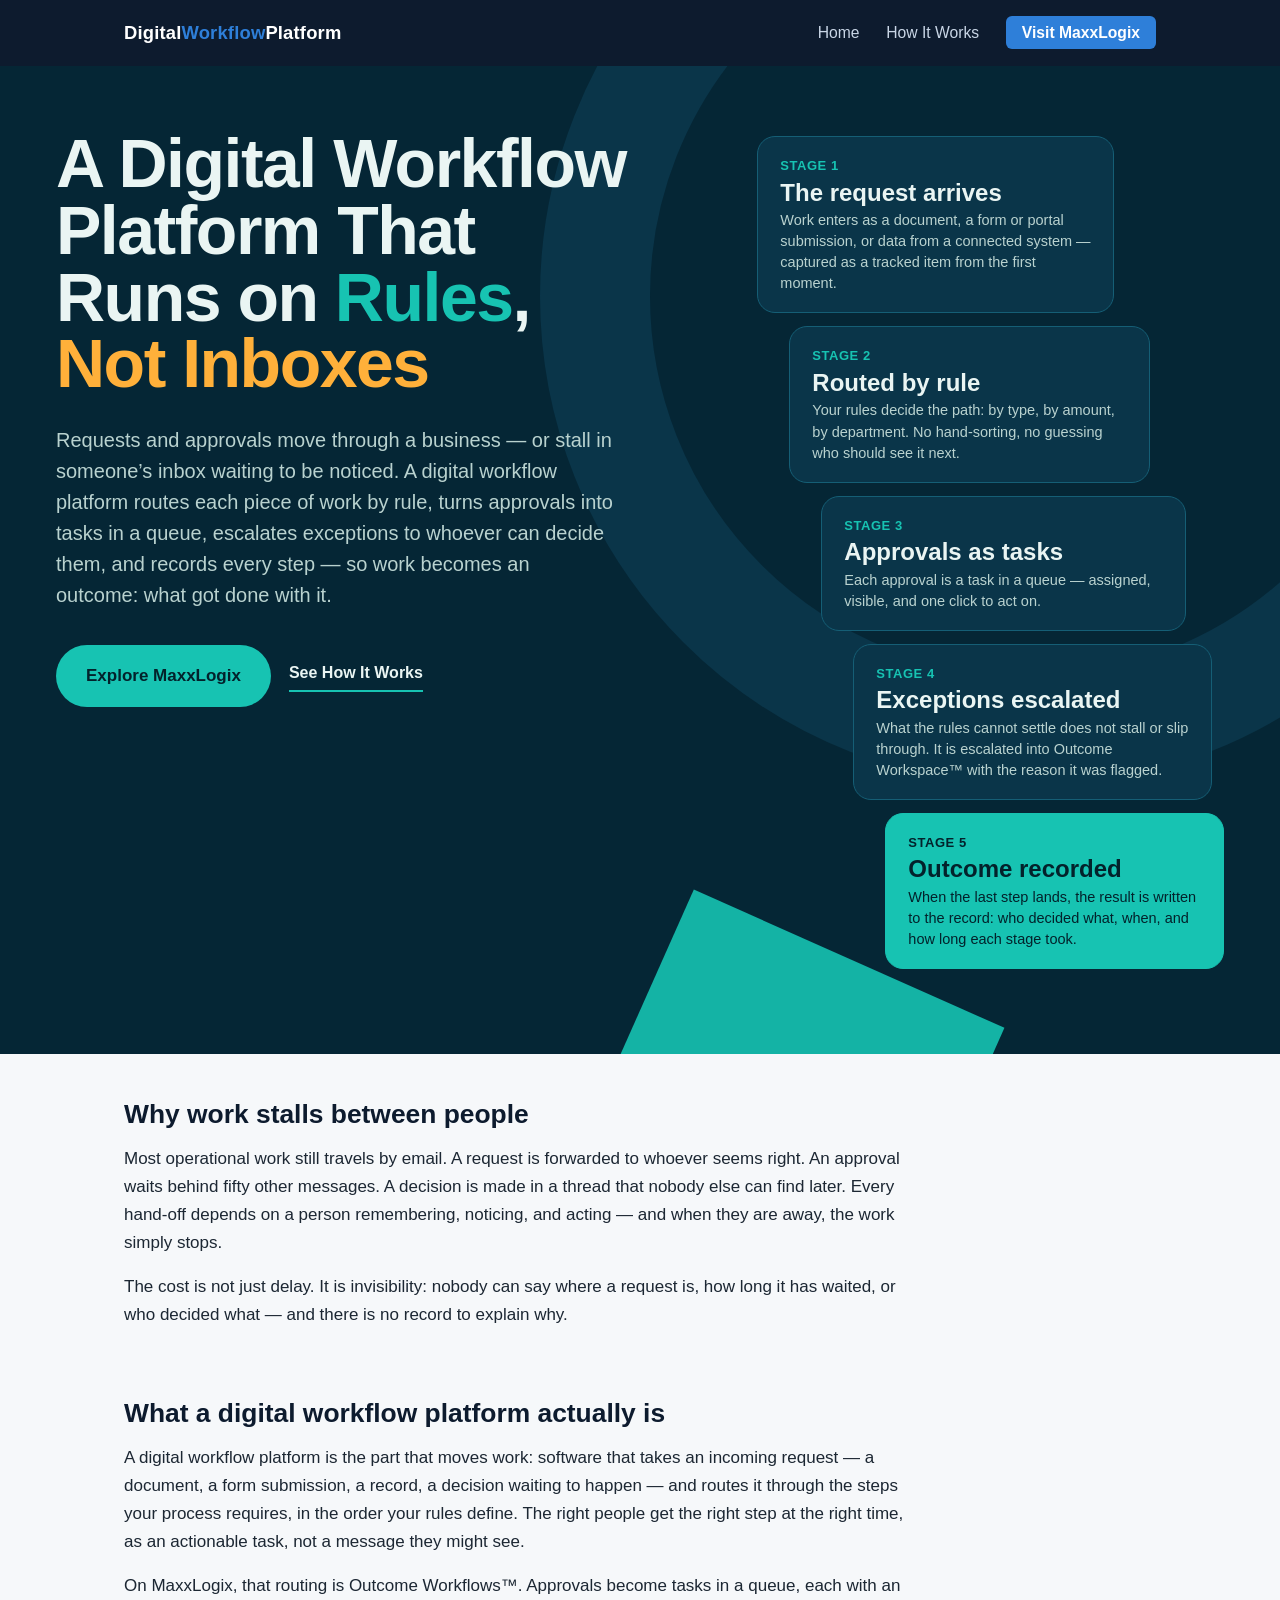
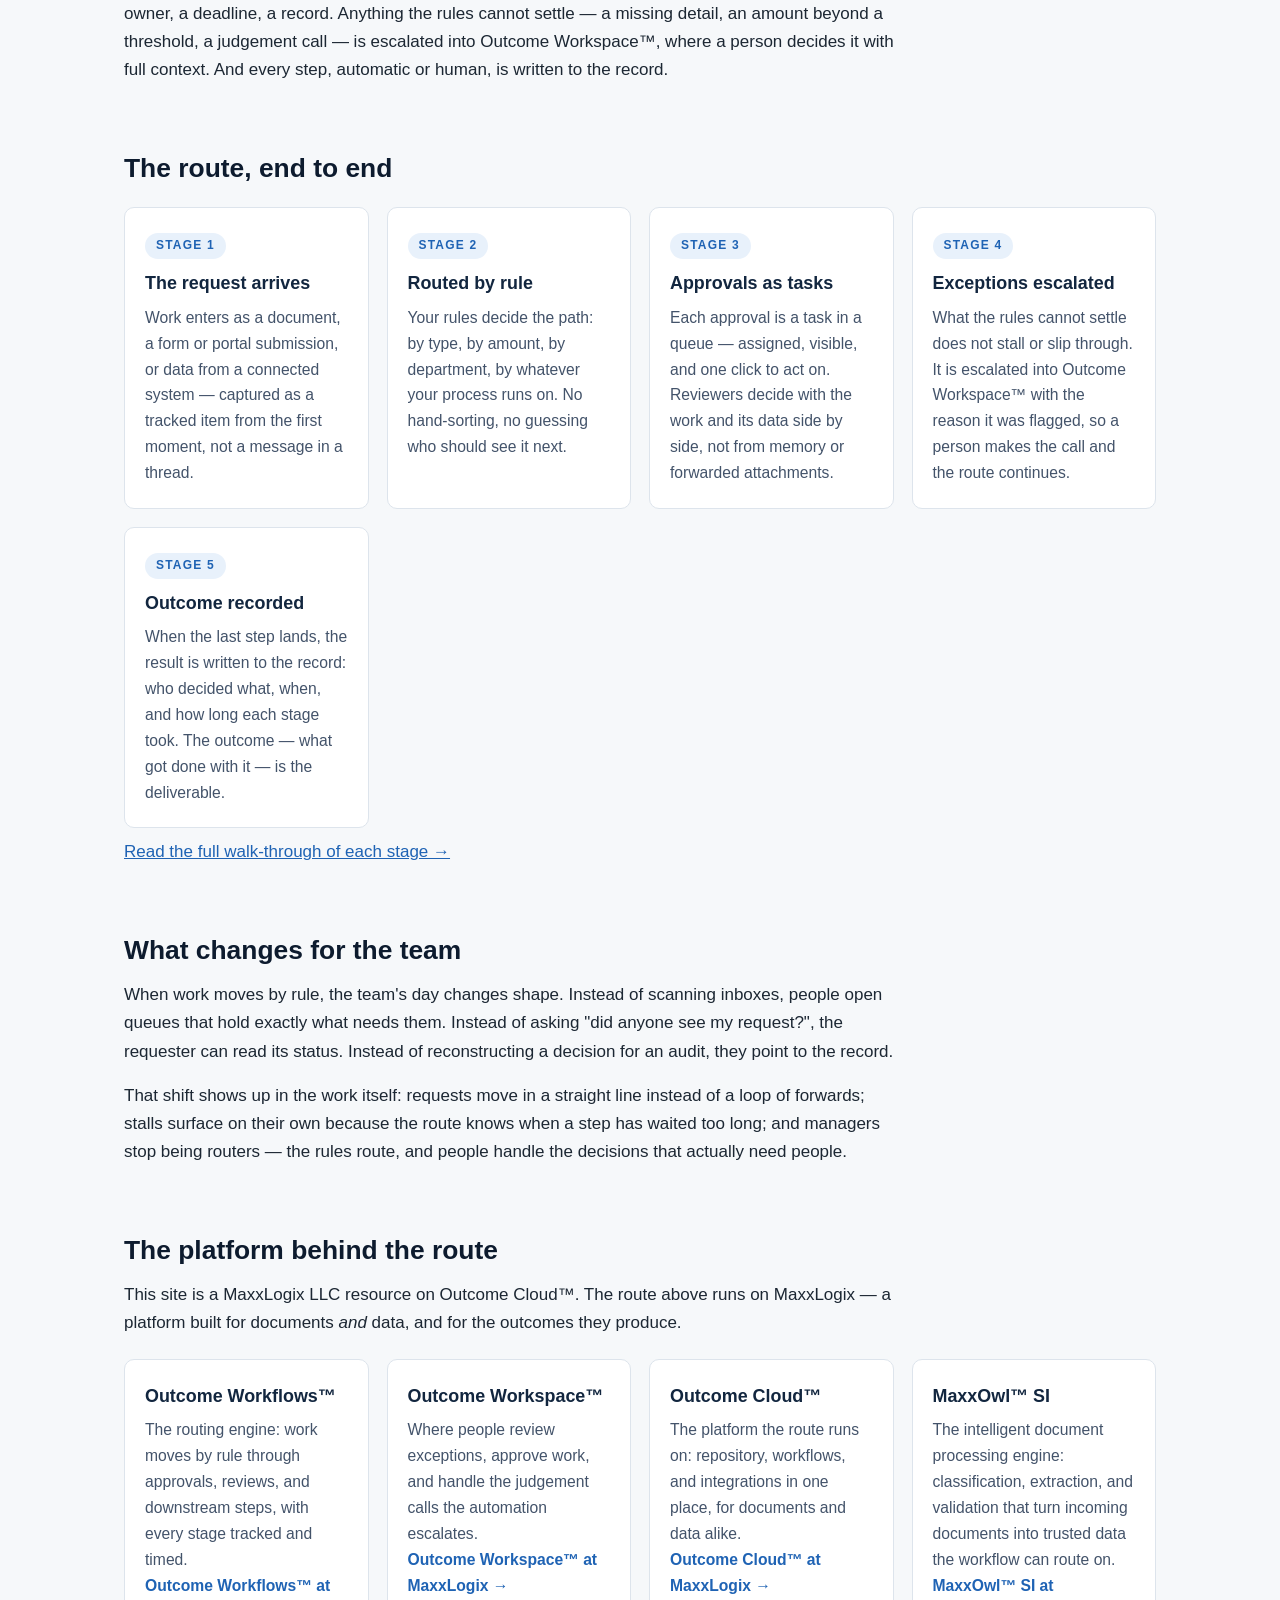
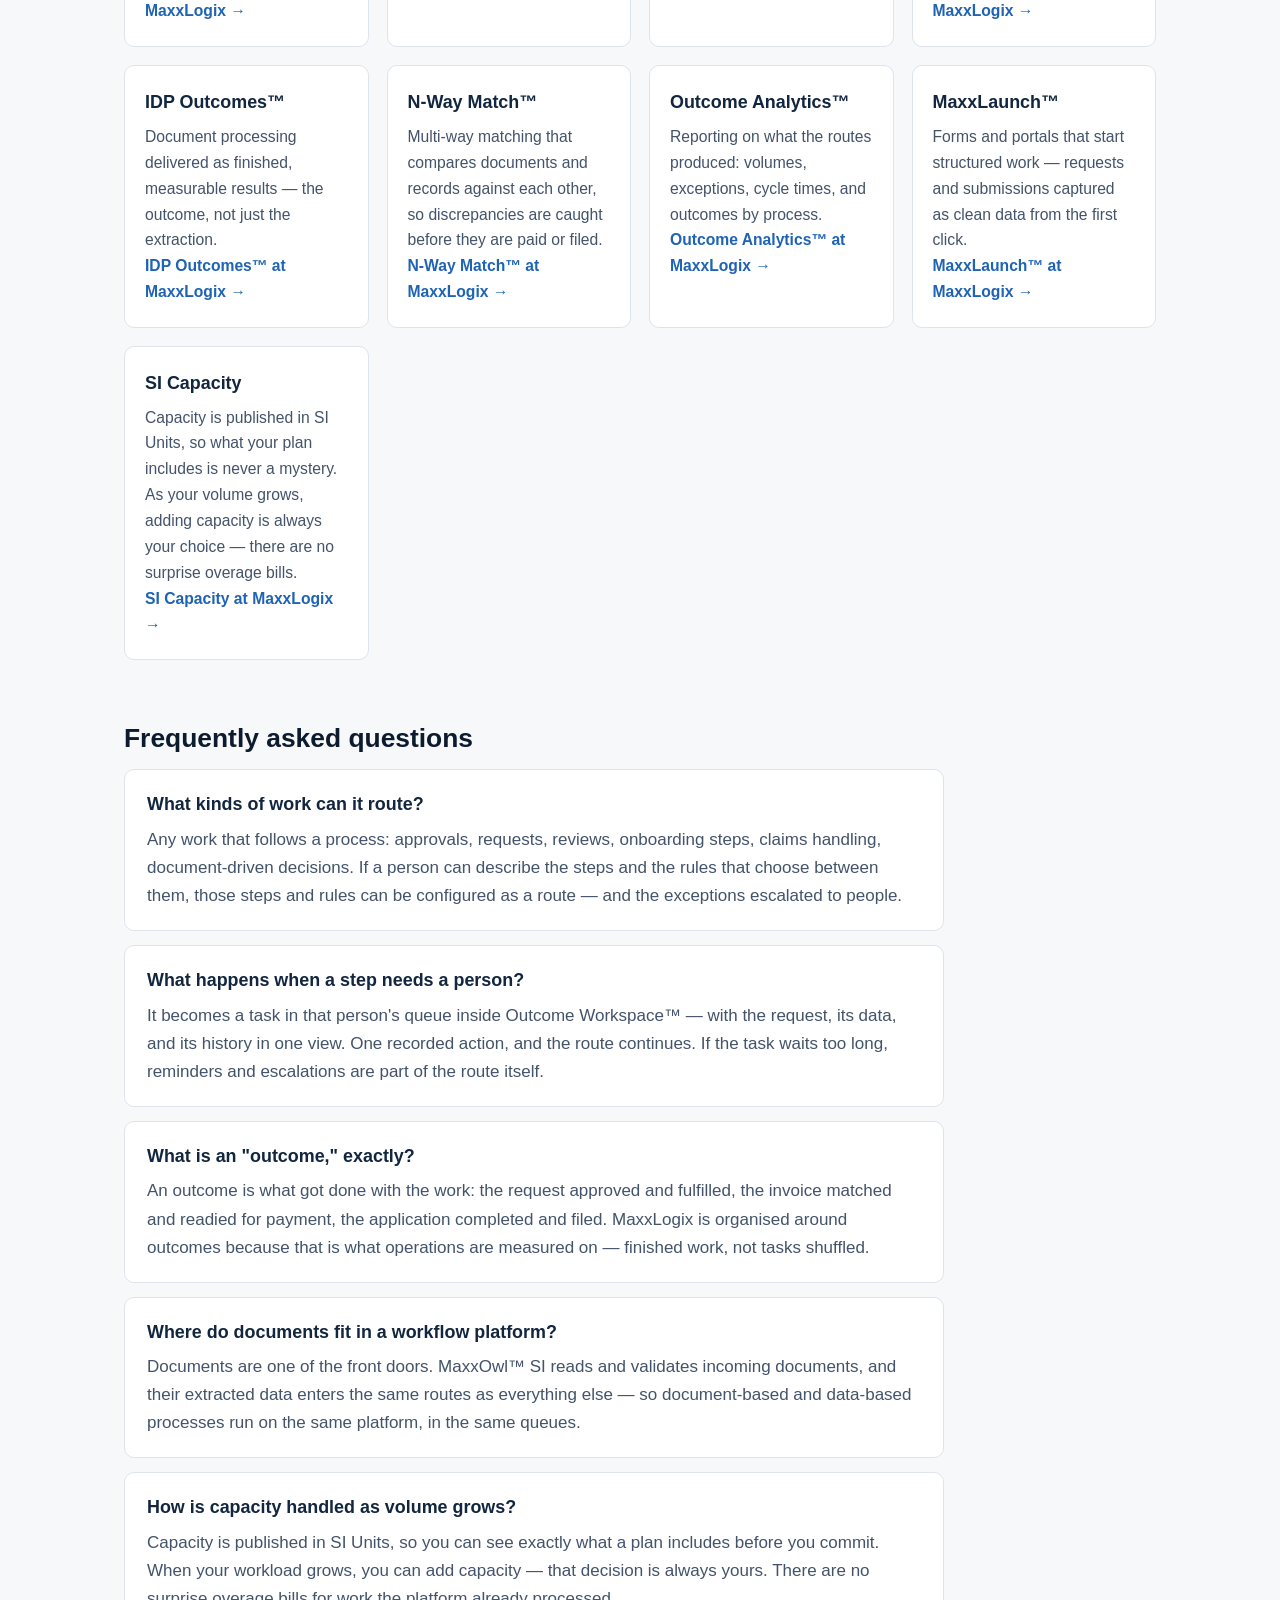
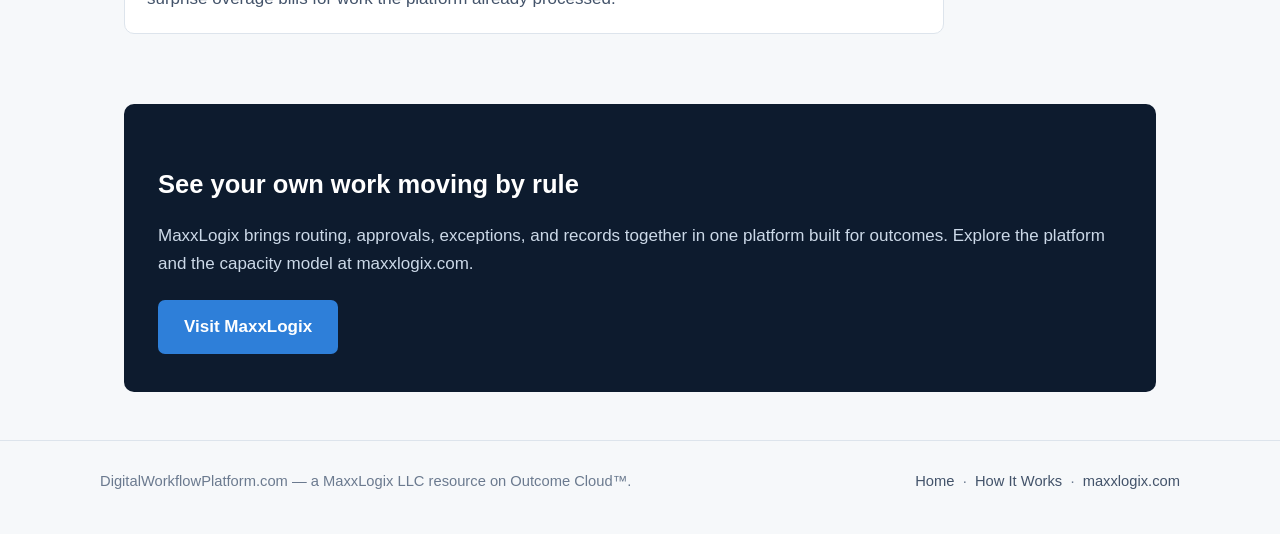
<file: index.html>
<!DOCTYPE html>
<html lang="en">
<head>
<meta charset="UTF-8">
<meta name="viewport" content="width=device-width, initial-scale=1.0">
<title>Digital Workflow Platform: Work Routed by Rule | Digital Workflow Platform</title>
<meta name="description" content="A digital workflow platform routes work by rule, turns approvals into queue tasks, escalates exceptions, and records every outcome. See how Outcome Workflows runs on MaxxLogix.">
<link rel="canonical" href="https://digitalworkflowplatform.com/">
<meta property="og:type" content="website">
<meta property="og:site_name" content="Digital Workflow Platform">
<meta property="og:title" content="Digital Workflow Platform: Work Routed by Rule">
<meta property="og:description" content="Requests arrive. Outcomes get delivered. How a digital workflow platform routes work by rule — intake, routing, approvals, exceptions, and the recorded outcome.">
<meta property="og:url" content="https://digitalworkflowplatform.com/">
<meta name="twitter:card" content="summary">
<link rel="stylesheet" href="style.css">
</head>
<body>

<header class="site-header">
  <div class="header-inner">
    <a class="wordmark" href="index.html">Digital<span>Workflow</span>Platform</a>
    <nav class="main-nav">
      <a href="index.html">Home</a>
      <a href="how-it-works.html">How It Works</a>
      <a class="nav-cta" href="https://maxxlogix.com">Visit MaxxLogix</a>
    </nav>
  </div>
</header>

<section class="bh">
  <div class="bh-wrap">
    <div class="bh-grid">
      <div>
        <h1 class="bh-h1" style="font-size:68px">A Digital Workflow Platform That Runs on <span class="bh-a">Rules</span>, <span class="bh-h">Not Inboxes</span></h1>
        <p class="bh-lede">Requests and approvals move through a business — or stall in someone&rsquo;s inbox waiting to be noticed. A digital workflow platform routes each piece of work by rule, turns approvals into tasks in a queue, escalates exceptions to whoever can decide them, and records every step — so work becomes an outcome: what got done with it.</p>
        <div class="bh-actions">
          <a class="bh-btn" href="https://maxxlogix.com">Explore MaxxLogix</a>
          <a class="bh-link2" href="how-it-works.html">See How It Works</a>
        </div>
      </div>
      <div class="bh-path" aria-label="The path, end to end">
        <div class="bh-stage bh-s1"><div class="bh-n">Stage 1</div><div class="bh-t">The request arrives</div><div class="bh-d">Work enters as a document, a form or portal submission, or data from a connected system — captured as a tracked item from the first moment.</div></div>
        <div class="bh-stage bh-s2"><div class="bh-n">Stage 2</div><div class="bh-t">Routed by rule</div><div class="bh-d">Your rules decide the path: by type, by amount, by department. No hand-sorting, no guessing who should see it next.</div></div>
        <div class="bh-stage bh-s3"><div class="bh-n">Stage 3</div><div class="bh-t">Approvals as tasks</div><div class="bh-d">Each approval is a task in a queue — assigned, visible, and one click to act on.</div></div>
        <div class="bh-stage bh-s4"><div class="bh-n">Stage 4</div><div class="bh-t">Exceptions escalated</div><div class="bh-d">What the rules cannot settle does not stall or slip through. It is escalated into Outcome Workspace&trade; with the reason it was flagged.</div></div>
        <div class="bh-stage bh-s5"><div class="bh-n">Stage 5</div><div class="bh-t">Outcome recorded</div><div class="bh-d">When the last step lands, the result is written to the record: who decided what, when, and how long each stage took.</div></div>
      </div>
    </div>
  </div>
</section>

<main>

  <section>
    <h2>Why work stalls between people</h2>
    <p>Most operational work still travels by email. A request is forwarded to whoever seems right. An approval waits behind fifty other messages. A decision is made in a thread that nobody else can find later. Every hand-off depends on a person remembering, noticing, and acting — and when they are away, the work simply stops.</p>
    <p>The cost is not just delay. It is invisibility: nobody can say where a request is, how long it has waited, or who decided what — and there is no record to explain why.</p>
  </section>

  <section>
    <h2>What a digital workflow platform actually is</h2>
    <p>A digital workflow platform is the part that moves work: software that takes an incoming request — a document, a form submission, a record, a decision waiting to happen — and routes it through the steps your process requires, in the order your rules define. The right people get the right step at the right time, as an actionable task, not a message they might see.</p>
    <p>On MaxxLogix, that routing is Outcome Workflows&trade;. Approvals become tasks in a queue, each with an owner, a deadline, a record. Anything the rules cannot settle — a missing detail, an amount beyond a threshold, a judgement call — is escalated into Outcome Workspace&trade;, where a person decides it with full context. And every step, automatic or human, is written to the record.</p>
  </section>

  <section>
    <h2>The route, end to end</h2>
    <div class="grid">
      <div class="card">
        <span class="step">Stage 1</span>
        <h3>The request arrives</h3>
        <p>Work enters as a document, a form or portal submission, or data from a connected system — captured as a tracked item from the first moment, not a message in a thread.</p>
      </div>
      <div class="card">
        <span class="step">Stage 2</span>
        <h3>Routed by rule</h3>
        <p>Your rules decide the path: by type, by amount, by department, by whatever your process runs on. No hand-sorting, no guessing who should see it next.</p>
      </div>
      <div class="card">
        <span class="step">Stage 3</span>
        <h3>Approvals as tasks</h3>
        <p>Each approval is a task in a queue — assigned, visible, and one click to act on. Reviewers decide with the work and its data side by side, not from memory or forwarded attachments.</p>
      </div>
      <div class="card">
        <span class="step">Stage 4</span>
        <h3>Exceptions escalated</h3>
        <p>What the rules cannot settle does not stall or slip through. It is escalated into Outcome Workspace&trade; with the reason it was flagged, so a person makes the call and the route continues.</p>
      </div>
      <div class="card">
        <span class="step">Stage 5</span>
        <h3>Outcome recorded</h3>
        <p>When the last step lands, the result is written to the record: who decided what, when, and how long each stage took. The outcome — what got done with it — is the deliverable.</p>
      </div>
    </div>
    <p><a href="how-it-works.html">Read the full walk-through of each stage &rarr;</a></p>
  </section>

  <section>
    <h2>What changes for the team</h2>
    <p>When work moves by rule, the team's day changes shape. Instead of scanning inboxes, people open queues that hold exactly what needs them. Instead of asking "did anyone see my request?", the requester can read its status. Instead of reconstructing a decision for an audit, they point to the record.</p>
    <p>That shift shows up in the work itself: requests move in a straight line instead of a loop of forwards; stalls surface on their own because the route knows when a step has waited too long; and managers stop being routers — the rules route, and people handle the decisions that actually need people.</p>
  </section>

  <section>
    <h2>The platform behind the route</h2>
    <p class="narrow">This site is a MaxxLogix LLC resource on Outcome Cloud&trade;. The route above runs on MaxxLogix — a platform built for documents <em>and</em> data, and for the outcomes they produce.</p>
    <div class="grid">
      <div class="card">
        <h3>Outcome Workflows&trade;</h3>
        <p>The routing engine: work moves by rule through approvals, reviews, and downstream steps, with every stage tracked and timed.</p>
        <p><a href="https://maxxlogix.com/outcome-workflows/">Outcome Workflows&trade; at MaxxLogix &rarr;</a></p>
      </div>
      <div class="card">
        <h3>Outcome Workspace&trade;</h3>
        <p>Where people review exceptions, approve work, and handle the judgement calls the automation escalates.</p>
        <p><a href="https://maxxlogix.com/outcome-workspace/">Outcome Workspace&trade; at MaxxLogix &rarr;</a></p>
      </div>
      <div class="card">
        <h3>Outcome Cloud&trade;</h3>
        <p>The platform the route runs on: repository, workflows, and integrations in one place, for documents and data alike.</p>
        <p><a href="https://maxxlogix.com/outcome-cloud/">Outcome Cloud&trade; at MaxxLogix &rarr;</a></p>
      </div>
      <div class="card">
        <h3>MaxxOwl&trade; SI</h3>
        <p>The intelligent document processing engine: classification, extraction, and validation that turn incoming documents into trusted data the workflow can route on.</p>
        <p><a href="https://maxxlogix.com/maxxowl-si/">MaxxOwl&trade; SI at MaxxLogix &rarr;</a></p>
      </div>
      <div class="card">
        <h3>IDP Outcomes&trade;</h3>
        <p>Document processing delivered as finished, measurable results — the outcome, not just the extraction.</p>
        <p><a href="https://maxxlogix.com/idp-outcomes/">IDP Outcomes&trade; at MaxxLogix &rarr;</a></p>
      </div>
      <div class="card">
        <h3>N-Way Match&trade;</h3>
        <p>Multi-way matching that compares documents and records against each other, so discrepancies are caught before they are paid or filed.</p>
        <p><a href="https://maxxlogix.com/outcome-match/">N-Way Match&trade; at MaxxLogix &rarr;</a></p>
      </div>
      <div class="card">
        <h3>Outcome Analytics&trade;</h3>
        <p>Reporting on what the routes produced: volumes, exceptions, cycle times, and outcomes by process.</p>
        <p><a href="https://maxxlogix.com/outcome-analytics/">Outcome Analytics&trade; at MaxxLogix &rarr;</a></p>
      </div>
      <div class="card">
        <h3>MaxxLaunch&trade;</h3>
        <p>Forms and portals that start structured work — requests and submissions captured as clean data from the first click.</p>
        <p><a href="https://maxxlogix.com/maxxlaunch/">MaxxLaunch&trade; at MaxxLogix &rarr;</a></p>
      </div>
      <div class="card">
        <h3>SI Capacity</h3>
        <p>Capacity is published in SI Units, so what your plan includes is never a mystery. As your volume grows, adding capacity is always your choice — there are no surprise overage bills.</p>
        <p><a href="https://maxxlogix.com/si-capacity/">SI Capacity at MaxxLogix &rarr;</a></p>
      </div>
    </div>
  </section>

  <section>
    <h2>Frequently asked questions</h2>

    <div class="faq-item">
      <h3>What kinds of work can it route?</h3>
      <p>Any work that follows a process: approvals, requests, reviews, onboarding steps, claims handling, document-driven decisions. If a person can describe the steps and the rules that choose between them, those steps and rules can be configured as a route — and the exceptions escalated to people.</p>
    </div>

    <div class="faq-item">
      <h3>What happens when a step needs a person?</h3>
      <p>It becomes a task in that person's queue inside Outcome Workspace&trade; — with the request, its data, and its history in one view. One recorded action, and the route continues. If the task waits too long, reminders and escalations are part of the route itself.</p>
    </div>

    <div class="faq-item">
      <h3>What is an "outcome," exactly?</h3>
      <p>An outcome is what got done with the work: the request approved and fulfilled, the invoice matched and readied for payment, the application completed and filed. MaxxLogix is organised around outcomes because that is what operations are measured on — finished work, not tasks shuffled.</p>
    </div>

    <div class="faq-item">
      <h3>Where do documents fit in a workflow platform?</h3>
      <p>Documents are one of the front doors. MaxxOwl&trade; SI reads and validates incoming documents, and their extracted data enters the same routes as everything else — so document-based and data-based processes run on the same platform, in the same queues.</p>
    </div>

    <div class="faq-item">
      <h3>How is capacity handled as volume grows?</h3>
      <p>Capacity is published in SI Units, so you can see exactly what a plan includes before you commit. When your workload grows, you can add capacity — that decision is always yours. There are no surprise overage bills for work the platform already processed.</p>
    </div>
  </section>

  <div class="cta-band">
    <h2>See your own work moving by rule</h2>
    <p>MaxxLogix brings routing, approvals, exceptions, and records together in one platform built for outcomes. Explore the platform and the capacity model at maxxlogix.com.</p>
    <a class="btn" href="https://maxxlogix.com">Visit MaxxLogix</a>
  </div>

</main>

<footer class="site-footer">
  <div class="footer-inner">
    <span>DigitalWorkflowPlatform.com — a MaxxLogix LLC resource on Outcome Cloud&trade;.</span>
    <span><a href="index.html">Home</a> &nbsp;·&nbsp; <a href="how-it-works.html">How It Works</a> &nbsp;·&nbsp; <a href="https://maxxlogix.com">maxxlogix.com</a></span>
  </div>
</footer>

</body>
</html>
</file>
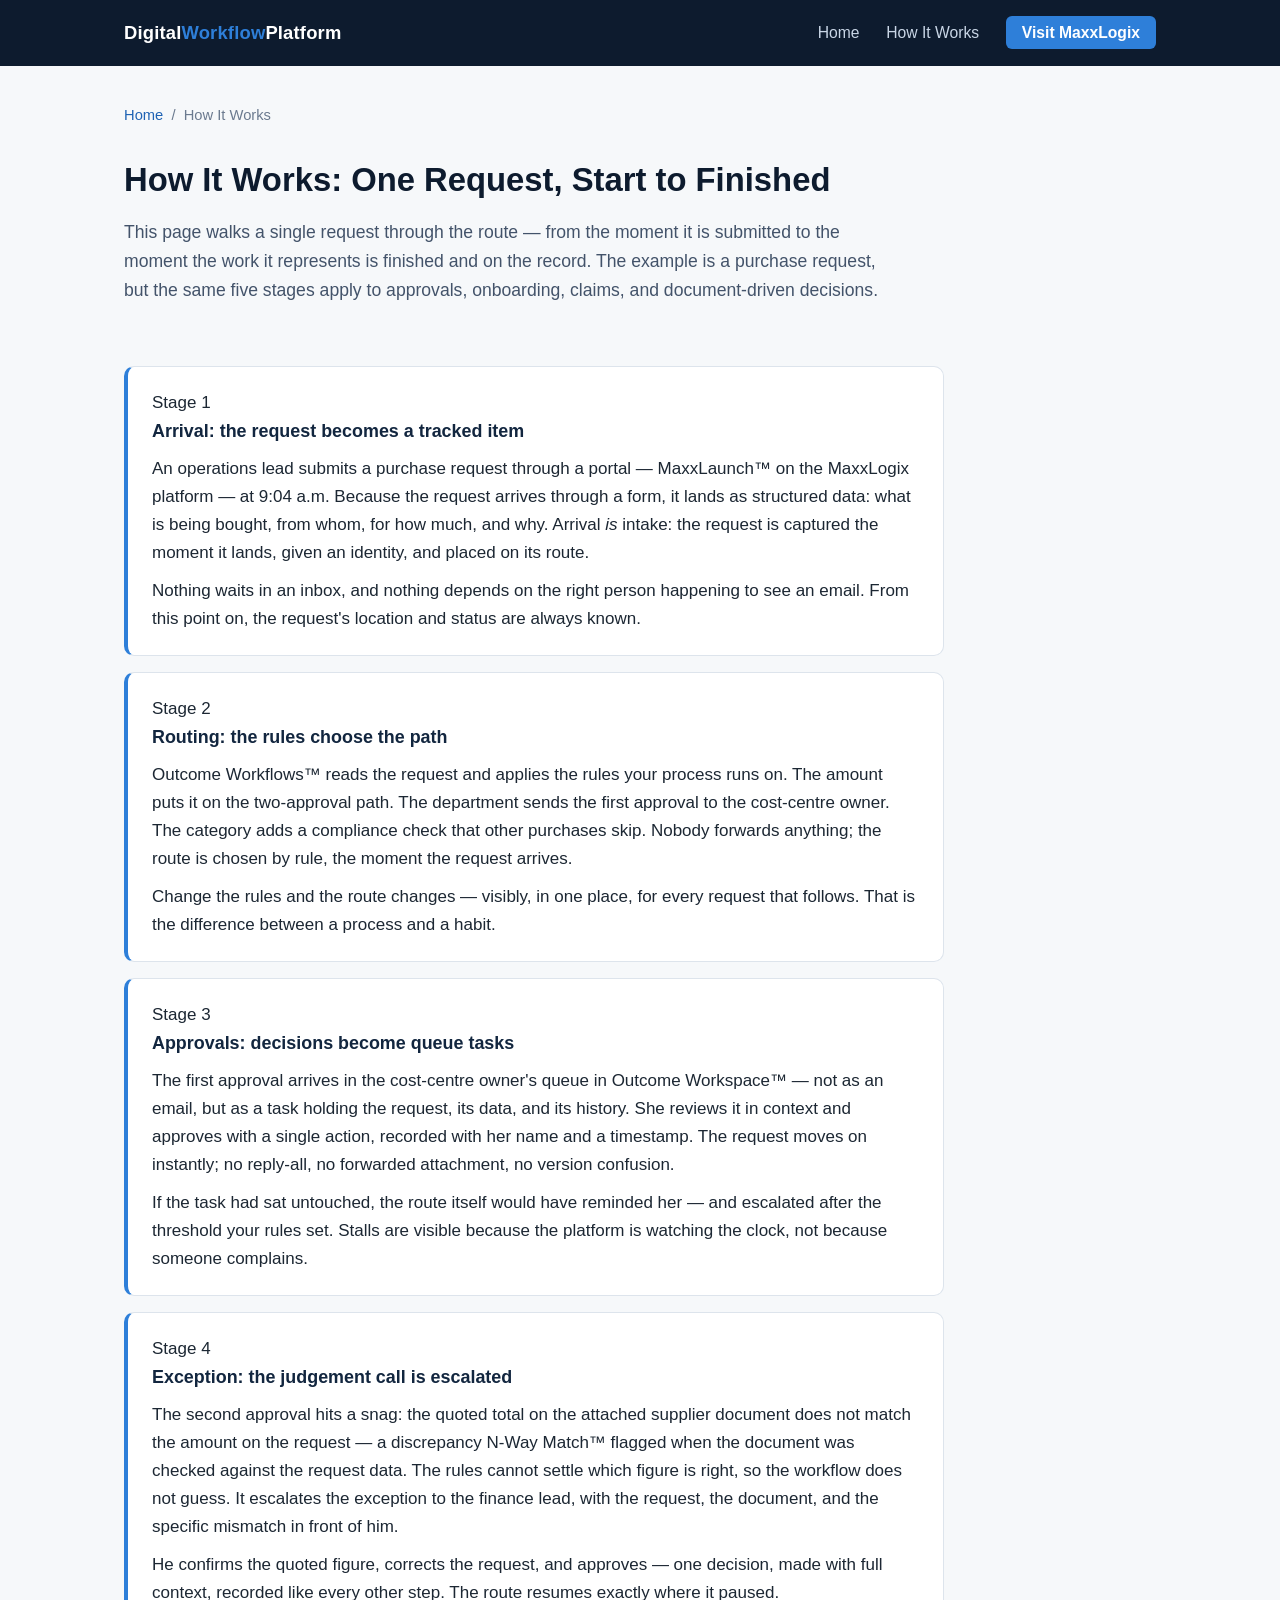
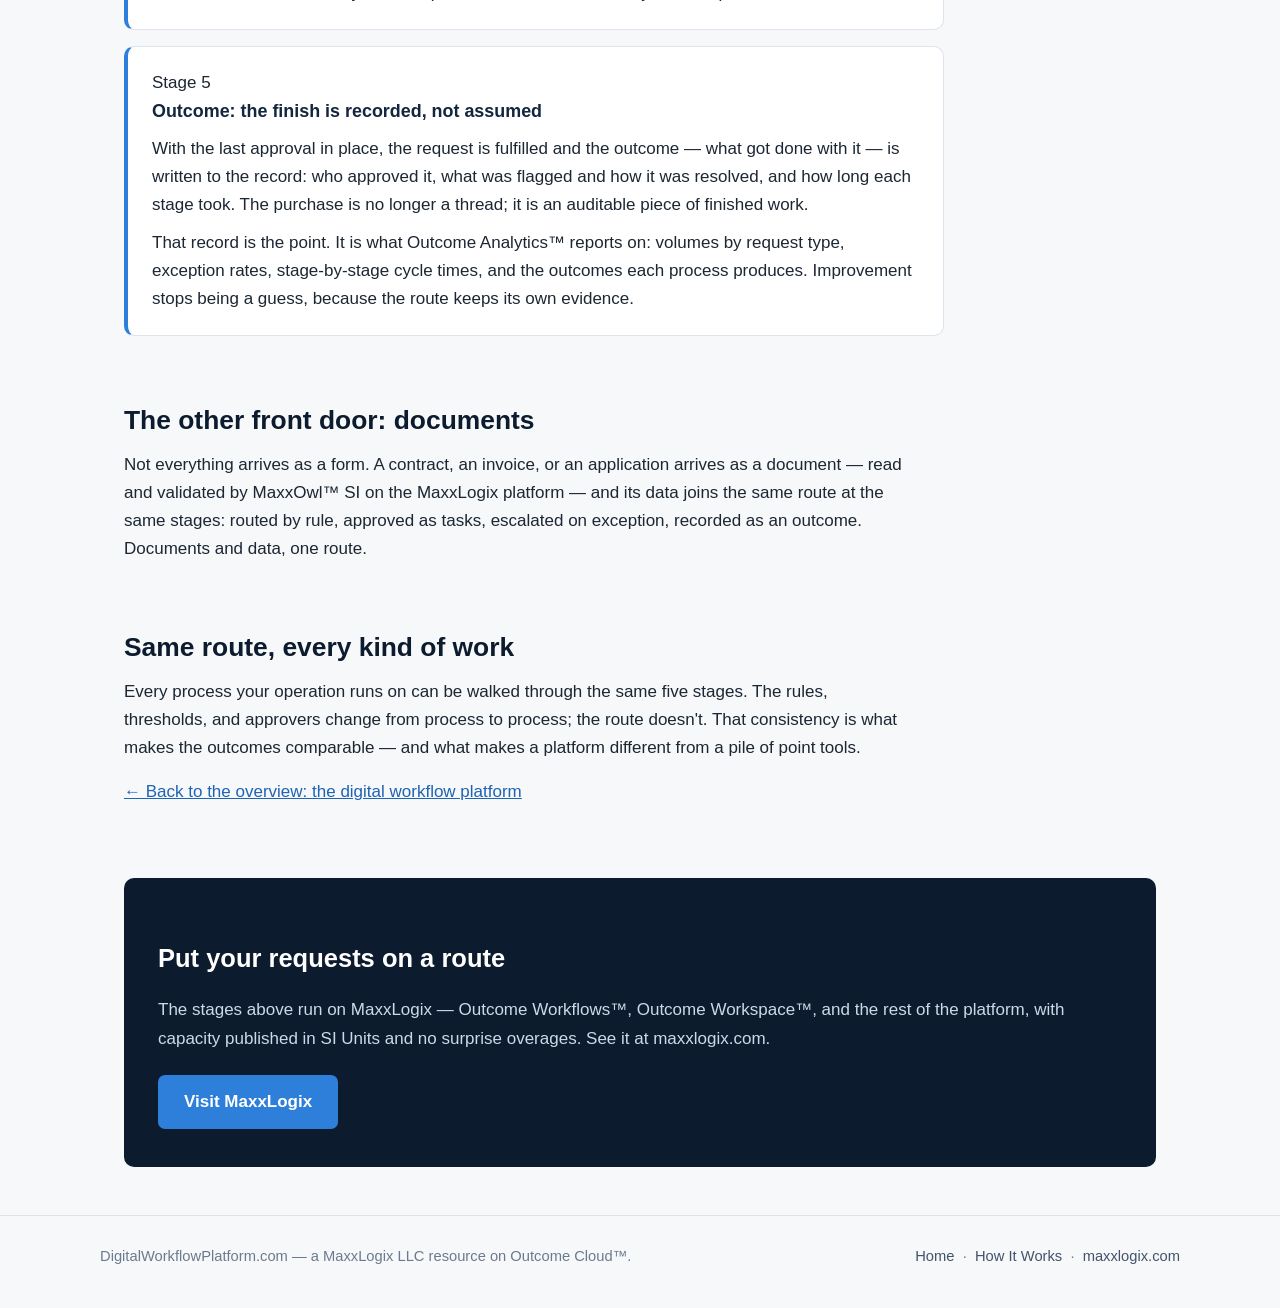
<file: how-it-works.html>
<!DOCTYPE html>
<html lang="en">
<head>
<meta charset="UTF-8">
<meta name="viewport" content="width=device-width, initial-scale=1.0">
<title>How It Works: One Request, Routed Start to Finished | Digital Workflow Platform</title>
<meta name="description" content="A stage-by-stage walk-through of a digital workflow platform: a request arrives, is routed by rule, approved as queue tasks, escalated on exception, and recorded as an outcome.">
<link rel="canonical" href="https://digitalworkflowplatform.com/how-it-works.html">
<meta property="og:type" content="article">
<meta property="og:site_name" content="Digital Workflow Platform">
<meta property="og:title" content="How It Works: One Request, Routed Start to Finished">
<meta property="og:description" content="Follow one purchase request through arrival, rule-based routing, queue approvals, an escalated exception, and the recorded outcome — the route behind Outcome Workflows.">
<meta property="og:url" content="https://digitalworkflowplatform.com/how-it-works.html">
<meta name="twitter:card" content="summary">
<link rel="stylesheet" href="style.css">
</head>
<body>

<header class="site-header">
  <div class="header-inner">
    <a class="wordmark" href="index.html">Digital<span>Workflow</span>Platform</a>
    <nav class="main-nav">
      <a href="index.html">Home</a>
      <a href="how-it-works.html">How It Works</a>
      <a class="nav-cta" href="https://maxxlogix.com">Visit MaxxLogix</a>
    </nav>
  </div>
</header>

<main>

  <p class="crumb"><a href="index.html">Home</a> &nbsp;/&nbsp; How It Works</p>

  <div class="page-head">
    <h1>How It Works: One Request, Start to Finished</h1>
    <p class="lede">This page walks a single request through the route — from the moment it is submitted to the moment the work it represents is finished and on the record. The example is a purchase request, but the same five stages apply to approvals, onboarding, claims, and document-driven decisions.</p>
  </div>

  <section>
    <div class="stage-list">

      <div class="stage-block">
        <span class="step">Stage 1</span>
        <h3>Arrival: the request becomes a tracked item</h3>
        <p>An operations lead submits a purchase request through a portal — MaxxLaunch&trade; on the MaxxLogix platform — at 9:04 a.m. Because the request arrives through a form, it lands as structured data: what is being bought, from whom, for how much, and why. Arrival <em>is</em> intake: the request is captured the moment it lands, given an identity, and placed on its route.</p>
        <p>Nothing waits in an inbox, and nothing depends on the right person happening to see an email. From this point on, the request's location and status are always known.</p>
      </div>

      <div class="stage-block">
        <span class="step">Stage 2</span>
        <h3>Routing: the rules choose the path</h3>
        <p>Outcome Workflows&trade; reads the request and applies the rules your process runs on. The amount puts it on the two-approval path. The department sends the first approval to the cost-centre owner. The category adds a compliance check that other purchases skip. Nobody forwards anything; the route is chosen by rule, the moment the request arrives.</p>
        <p>Change the rules and the route changes — visibly, in one place, for every request that follows. That is the difference between a process and a habit.</p>
      </div>

      <div class="stage-block">
        <span class="step">Stage 3</span>
        <h3>Approvals: decisions become queue tasks</h3>
        <p>The first approval arrives in the cost-centre owner's queue in Outcome Workspace&trade; — not as an email, but as a task holding the request, its data, and its history. She reviews it in context and approves with a single action, recorded with her name and a timestamp. The request moves on instantly; no reply-all, no forwarded attachment, no version confusion.</p>
        <p>If the task had sat untouched, the route itself would have reminded her — and escalated after the threshold your rules set. Stalls are visible because the platform is watching the clock, not because someone complains.</p>
      </div>

      <div class="stage-block">
        <span class="step">Stage 4</span>
        <h3>Exception: the judgement call is escalated</h3>
        <p>The second approval hits a snag: the quoted total on the attached supplier document does not match the amount on the request — a discrepancy N-Way Match&trade; flagged when the document was checked against the request data. The rules cannot settle which figure is right, so the workflow does not guess. It escalates the exception to the finance lead, with the request, the document, and the specific mismatch in front of him.</p>
        <p>He confirms the quoted figure, corrects the request, and approves — one decision, made with full context, recorded like every other step. The route resumes exactly where it paused.</p>
      </div>

      <div class="stage-block">
        <span class="step">Stage 5</span>
        <h3>Outcome: the finish is recorded, not assumed</h3>
        <p>With the last approval in place, the request is fulfilled and the outcome — what got done with it — is written to the record: who approved it, what was flagged and how it was resolved, and how long each stage took. The purchase is no longer a thread; it is an auditable piece of finished work.</p>
        <p>That record is the point. It is what Outcome Analytics&trade; reports on: volumes by request type, exception rates, stage-by-stage cycle times, and the outcomes each process produces. Improvement stops being a guess, because the route keeps its own evidence.</p>
      </div>

    </div>
  </section>

  <section>
    <h2>The other front door: documents</h2>
    <p class="narrow">Not everything arrives as a form. A contract, an invoice, or an application arrives as a document — read and validated by MaxxOwl&trade; SI on the MaxxLogix platform — and its data joins the same route at the same stages: routed by rule, approved as tasks, escalated on exception, recorded as an outcome. Documents and data, one route.</p>
  </section>

  <section>
    <h2>Same route, every kind of work</h2>
    <p class="narrow">Every process your operation runs on can be walked through the same five stages. The rules, thresholds, and approvers change from process to process; the route doesn't. That consistency is what makes the outcomes comparable — and what makes a platform different from a pile of point tools.</p>
    <p class="narrow"><a href="index.html">&larr; Back to the overview: the digital workflow platform</a></p>
  </section>

  <div class="cta-band">
    <h2>Put your requests on a route</h2>
    <p>The stages above run on MaxxLogix — Outcome Workflows&trade;, Outcome Workspace&trade;, and the rest of the platform, with capacity published in SI Units and no surprise overages. See it at maxxlogix.com.</p>
    <a class="btn" href="https://maxxlogix.com">Visit MaxxLogix</a>
  </div>

</main>

<footer class="site-footer">
  <div class="footer-inner">
    <span>DigitalWorkflowPlatform.com — a MaxxLogix LLC resource on Outcome Cloud&trade;.</span>
    <span><a href="index.html">Home</a> &nbsp;·&nbsp; <a href="how-it-works.html">How It Works</a> &nbsp;·&nbsp; <a href="https://maxxlogix.com">maxxlogix.com</a></span>
  </div>
</footer>

</body>
</html>
</file>
<file: style.css>
/* Digital Workflow Platform — microsite styles
   Palette: deep navy / slate with a single steel-blue accent.
   No external assets. System font stack only. */

:root {
  --navy: #0d1b2e;
  --navy-2: #12263f;
  --slate: #43536a;
  --slate-light: #6b7a8f;
  --ink: #1c2733;
  --bg: #f6f8fa;
  --card: #ffffff;
  --line: #dde4ec;
  --accent: #2e7fd9;
  --accent-dark: #1f63b4;
  --radius: 10px;
}

* { box-sizing: border-box; }

html { scroll-behavior: smooth; }

body {
  margin: 0;
  font-family: -apple-system, BlinkMacSystemFont, "Segoe UI", Roboto,
    "Helvetica Neue", Arial, sans-serif;
  color: var(--ink);
  background: var(--bg);
  line-height: 1.65;
  font-size: 17px;
}

a { color: var(--accent-dark); }
a:hover { color: var(--accent); }

/* ---------- Header ---------- */
.site-header {
  background: var(--navy);
  color: #fff;
}
.header-inner {
  max-width: 1080px;
  margin: 0 auto;
  padding: 18px 24px;
  display: flex;
  flex-wrap: wrap;
  align-items: center;
  justify-content: space-between;
  gap: 12px;
}
.wordmark {
  color: #fff;
  text-decoration: none;
  font-weight: 700;
  font-size: 1.15rem;
  letter-spacing: 0.01em;
}
.wordmark span { color: var(--accent); }
.main-nav a {
  color: #c9d6e6;
  text-decoration: none;
  margin-left: 22px;
  font-size: 0.98rem;
}
.main-nav a:hover { color: #fff; }
.main-nav a.nav-cta {
  background: var(--accent);
  color: #fff;
  padding: 8px 16px;
  border-radius: 6px;
  font-weight: 600;
}
.main-nav a.nav-cta:hover { background: var(--accent-dark); }

/* ---------- Hero ---------- */
.hero {
  background: linear-gradient(160deg, var(--navy) 0%, var(--navy-2) 70%, #1a3a5c 100%);
  color: #fff;
  padding: 64px 24px 72px;
}
.hero-inner { max-width: 820px; margin: 0 auto; }
.hero .eyebrow {
  text-transform: uppercase;
  letter-spacing: 0.14em;
  font-size: 0.78rem;
  font-weight: 700;
  color: #8fc1f2;
  margin: 0 0 14px;
}
.hero h1 {
  font-size: 2.45rem;
  line-height: 1.18;
  margin: 0 0 18px;
  font-weight: 750;
}
.hero p.lede {
  font-size: 1.16rem;
  color: #d7e3f0;
  margin: 0 0 28px;
  max-width: 680px;
}
.btn {
  display: inline-block;
  background: var(--accent);
  color: #fff;
  text-decoration: none;
  font-weight: 600;
  padding: 13px 26px;
  border-radius: 7px;
  margin-right: 12px;
}
.btn:hover { background: var(--accent-dark); color: #fff; }
.btn.ghost {
  background: transparent;
  border: 1px solid #7d97b5;
  color: #e6eef7;
}
.btn.ghost:hover { border-color: #fff; color: #fff; }

/* ---------- Layout ---------- */
main { max-width: 1080px; margin: 0 auto; padding: 0 24px; }
section { padding: 44px 0 8px; }
section h2 {
  font-size: 1.65rem;
  line-height: 1.25;
  color: var(--navy);
  margin: 0 0 14px;
}
section h3 { color: var(--navy-2); margin: 0 0 8px; font-size: 1.12rem; }
section p { max-width: 780px; margin: 0 0 16px; }
.narrow { max-width: 780px; }

/* ---------- Stage / card grids ---------- */
.grid {
  display: grid;
  grid-template-columns: repeat(auto-fit, minmax(230px, 1fr));
  gap: 18px;
  margin: 22px 0 10px;
}
.card {
  background: var(--card);
  border: 1px solid var(--line);
  border-radius: var(--radius);
  padding: 22px 20px;
}
.card .step {
  display: inline-block;
  font-size: 0.75rem;
  font-weight: 700;
  letter-spacing: 0.1em;
  text-transform: uppercase;
  color: var(--accent-dark);
  background: #e8f1fb;
  border-radius: 20px;
  padding: 3px 11px;
  margin-bottom: 10px;
}
.card p { margin: 0; font-size: 0.98rem; color: var(--slate); }
.card h3 { margin-bottom: 6px; }
.card a { font-weight: 600; text-decoration: none; }
.card a:hover { text-decoration: underline; }

/* ---------- Deep-dive stage list (how it works) ---------- */
.stage-list { max-width: 820px; }
.stage-block {
  background: var(--card);
  border: 1px solid var(--line);
  border-left: 4px solid var(--accent);
  border-radius: var(--radius);
  padding: 22px 24px;
  margin-bottom: 16px;
}
.stage-block p { margin: 0 0 10px; }
.stage-block p:last-child { margin-bottom: 0; }

/* ---------- FAQ ---------- */
.faq-item {
  background: var(--card);
  border: 1px solid var(--line);
  border-radius: var(--radius);
  padding: 20px 22px;
  margin-bottom: 14px;
  max-width: 820px;
}
.faq-item h3 { margin-bottom: 6px; }
.faq-item p { margin: 0; color: var(--slate); }

/* ---------- CTA band ---------- */
.cta-band {
  background: var(--navy);
  color: #fff;
  border-radius: var(--radius);
  padding: 38px 34px;
  margin: 48px 0;
  text-align: left;
}
.cta-band h2 { color: #fff; margin-bottom: 10px; }
.cta-band p { color: #ccd9e8; margin-bottom: 22px; }

/* ---------- Footer ---------- */
.site-footer {
  border-top: 1px solid var(--line);
  margin-top: 24px;
  padding: 28px 24px 40px;
  color: var(--slate-light);
  font-size: 0.92rem;
}
.footer-inner {
  max-width: 1080px;
  margin: 0 auto;
  display: flex;
  flex-wrap: wrap;
  gap: 10px 28px;
  justify-content: space-between;
}
.site-footer a { color: var(--slate); text-decoration: none; }
.site-footer a:hover { text-decoration: underline; }

/* ---------- Breadcrumb (subpage) ---------- */
.crumb { padding: 22px 0 0; font-size: 0.92rem; color: var(--slate-light); }
.crumb a { text-decoration: none; }
.crumb a:hover { text-decoration: underline; }
.page-head { padding-top: 18px; }
.page-head h1 { font-size: 2.05rem; color: var(--navy); line-height: 1.22; margin: 0 0 12px; }
.page-head p.lede { font-size: 1.1rem; color: var(--slate); max-width: 760px; }

/* ---------- Responsive ---------- */
@media (max-width: 640px) {
  body { font-size: 16px; }
  .hero { padding: 44px 20px 52px; }
  .hero h1 { font-size: 1.85rem; }
  .page-head h1 { font-size: 1.6rem; }
  section h2 { font-size: 1.4rem; }
  .main-nav a { margin-left: 14px; }
  .btn { display: block; text-align: center; margin: 0 0 10px; }
  .cta-band { padding: 28px 22px; }
}

/* ===== Bold hero (bh-) — 2026-11-17 rollout, approved sample system ===== */
.bh{position:relative;background:#052635;color:#eaf5f3;overflow:clip;padding:64px 56px 72px}
.bh::before{content:"";position:absolute;width:760px;height:760px;border-radius:50%;border:110px solid #0a3549;right:-240px;top:-260px}
.bh::after{content:"";position:absolute;width:340px;height:340px;background:#17c3b2;right:330px;bottom:-230px;transform:rotate(24deg);opacity:.9}
.bh-wrap{position:relative;z-index:2;max-width:1360px;margin:0 auto}
.bh-grid{display:grid;grid-template-columns:minmax(0,7fr) minmax(0,5fr);gap:48px;align-items:start}
.bh-h1{font-weight:800;line-height:.98;letter-spacing:-1.5px;margin:0;overflow-wrap:break-word;text-wrap:balance;color:#eaf5f3}
.bh-a{color:#17c3b2}
.bh-h{color:#ffb03a}
.bh-lede{margin-top:28px;font-size:20px;line-height:1.55;color:#b9d2cf;max-width:560px}
.bh-actions{margin-top:34px;display:flex;gap:18px;align-items:center;flex-wrap:wrap}
.bh-btn{display:inline-block;background:#17c3b2;color:#03222b;font-weight:700;font-size:17px;text-decoration:none;padding:17px 30px;border-radius:999px;transition:transform .18s ease}
.bh-btn:hover{transform:translateY(-2px);color:#03222b}
.bh-link2{color:#eaf5f3;font-weight:600;font-size:16px;text-decoration:none;border-bottom:2px solid #17c3b2;padding-bottom:3px}
.bh-link2:hover{color:#17c3b2}
.bh-path{position:relative;padding-top:6px}
.bh-stage{background:#0a3549;border:1px solid #155e75;border-radius:18px;padding:18px 22px;margin-bottom:13px;position:relative}
.bh-n{font-size:13px;color:#17c3b2;font-weight:700;letter-spacing:.04em;text-transform:uppercase}
.bh-t{font-size:24px;font-weight:700;margin-top:2px;line-height:1.15;color:#eaf5f3}
.bh-d{font-size:14.5px;color:#b9d2cf;margin-top:4px;line-height:1.45}
.bh-s1{margin-right:110px}
.bh-s2{margin-left:32px;margin-right:74px}
.bh-s3{margin-left:64px;margin-right:38px}
.bh-s4{margin-left:96px;margin-right:12px}
.bh-s5{margin-left:128px;background:#17c3b2;border-color:#17c3b2}
.bh-s5 .bh-n,.bh-s5 .bh-t,.bh-s5 .bh-d{color:#03222b}
@media (max-width:900px){
  .bh{padding:44px 24px 54px}
  .bh-grid{grid-template-columns:1fr}
  .bh-h1{font-size:52px !important}
  .bh-s1,.bh-s2,.bh-s3,.bh-s4,.bh-s5{margin-left:0;margin-right:0}
}
@media (prefers-reduced-motion: reduce){
  .bh-btn{transition:none}
  .bh-btn:hover{transform:none}
}
</file>
